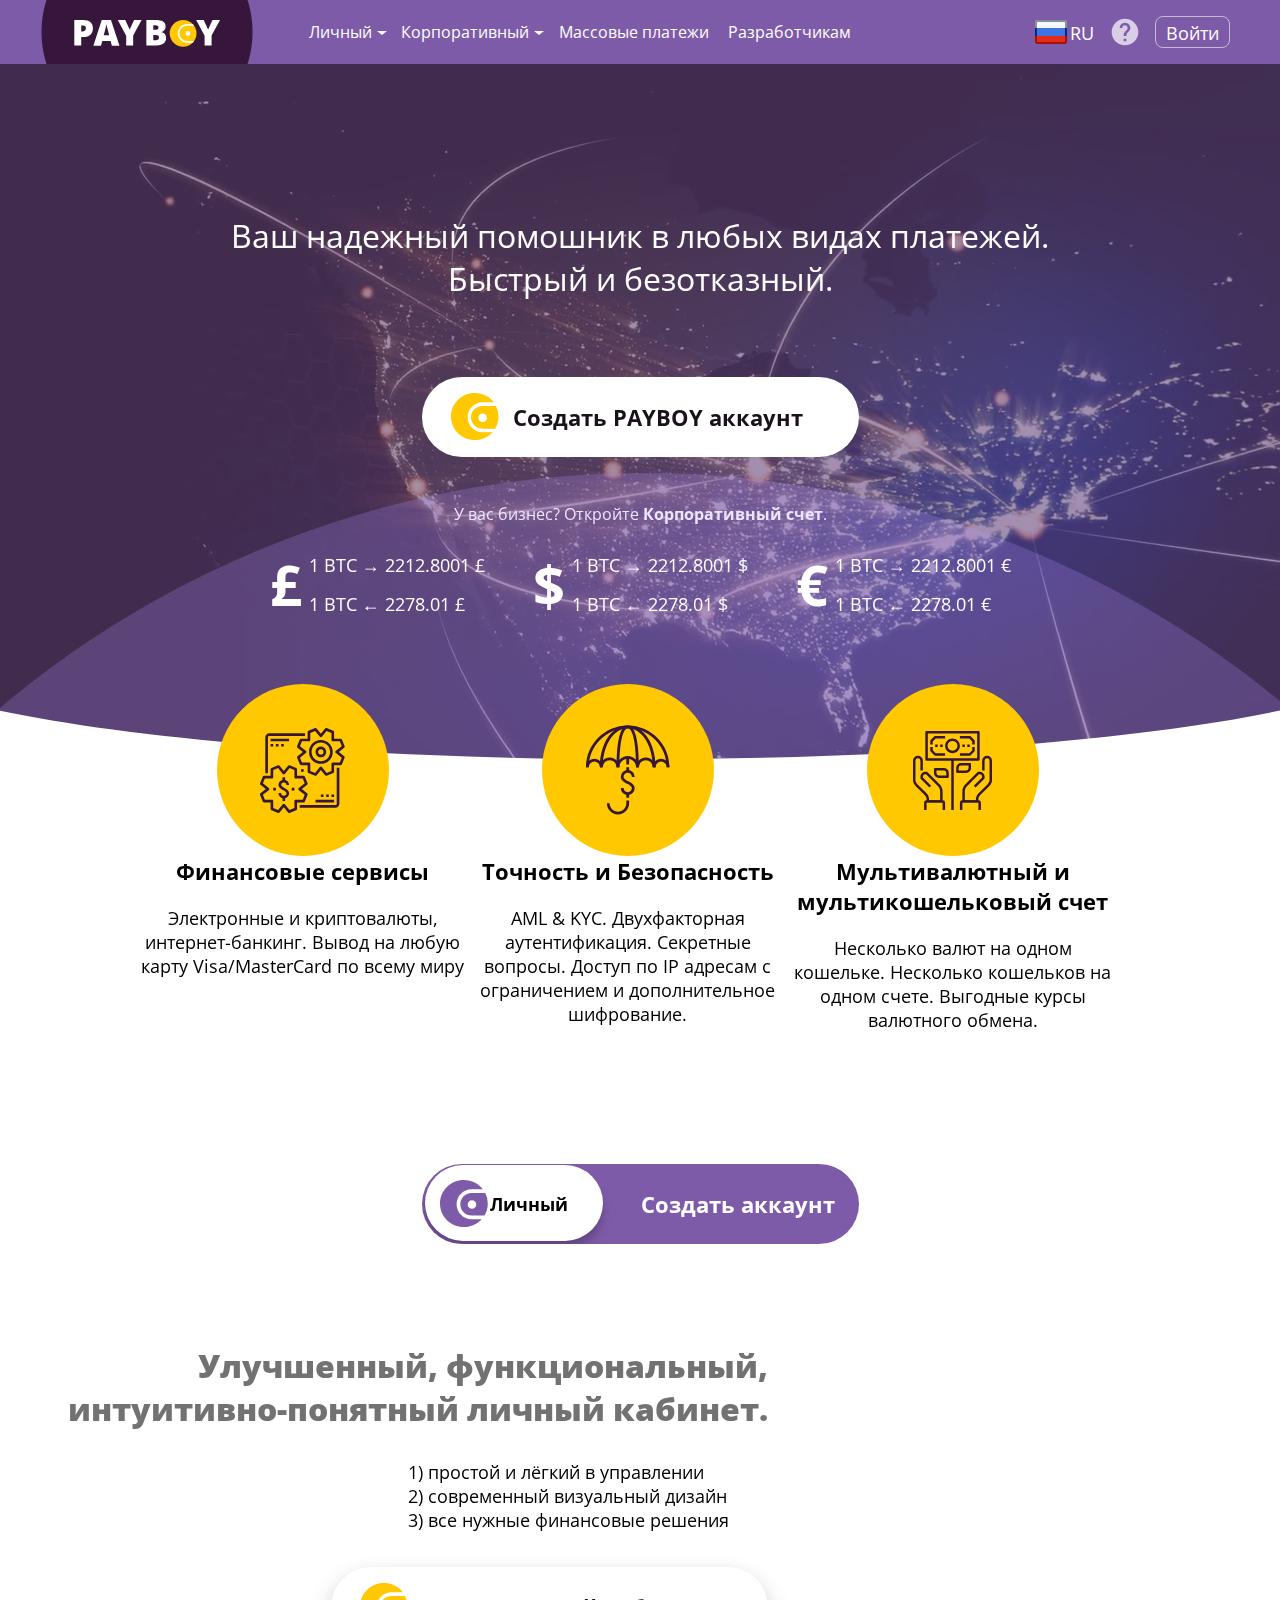
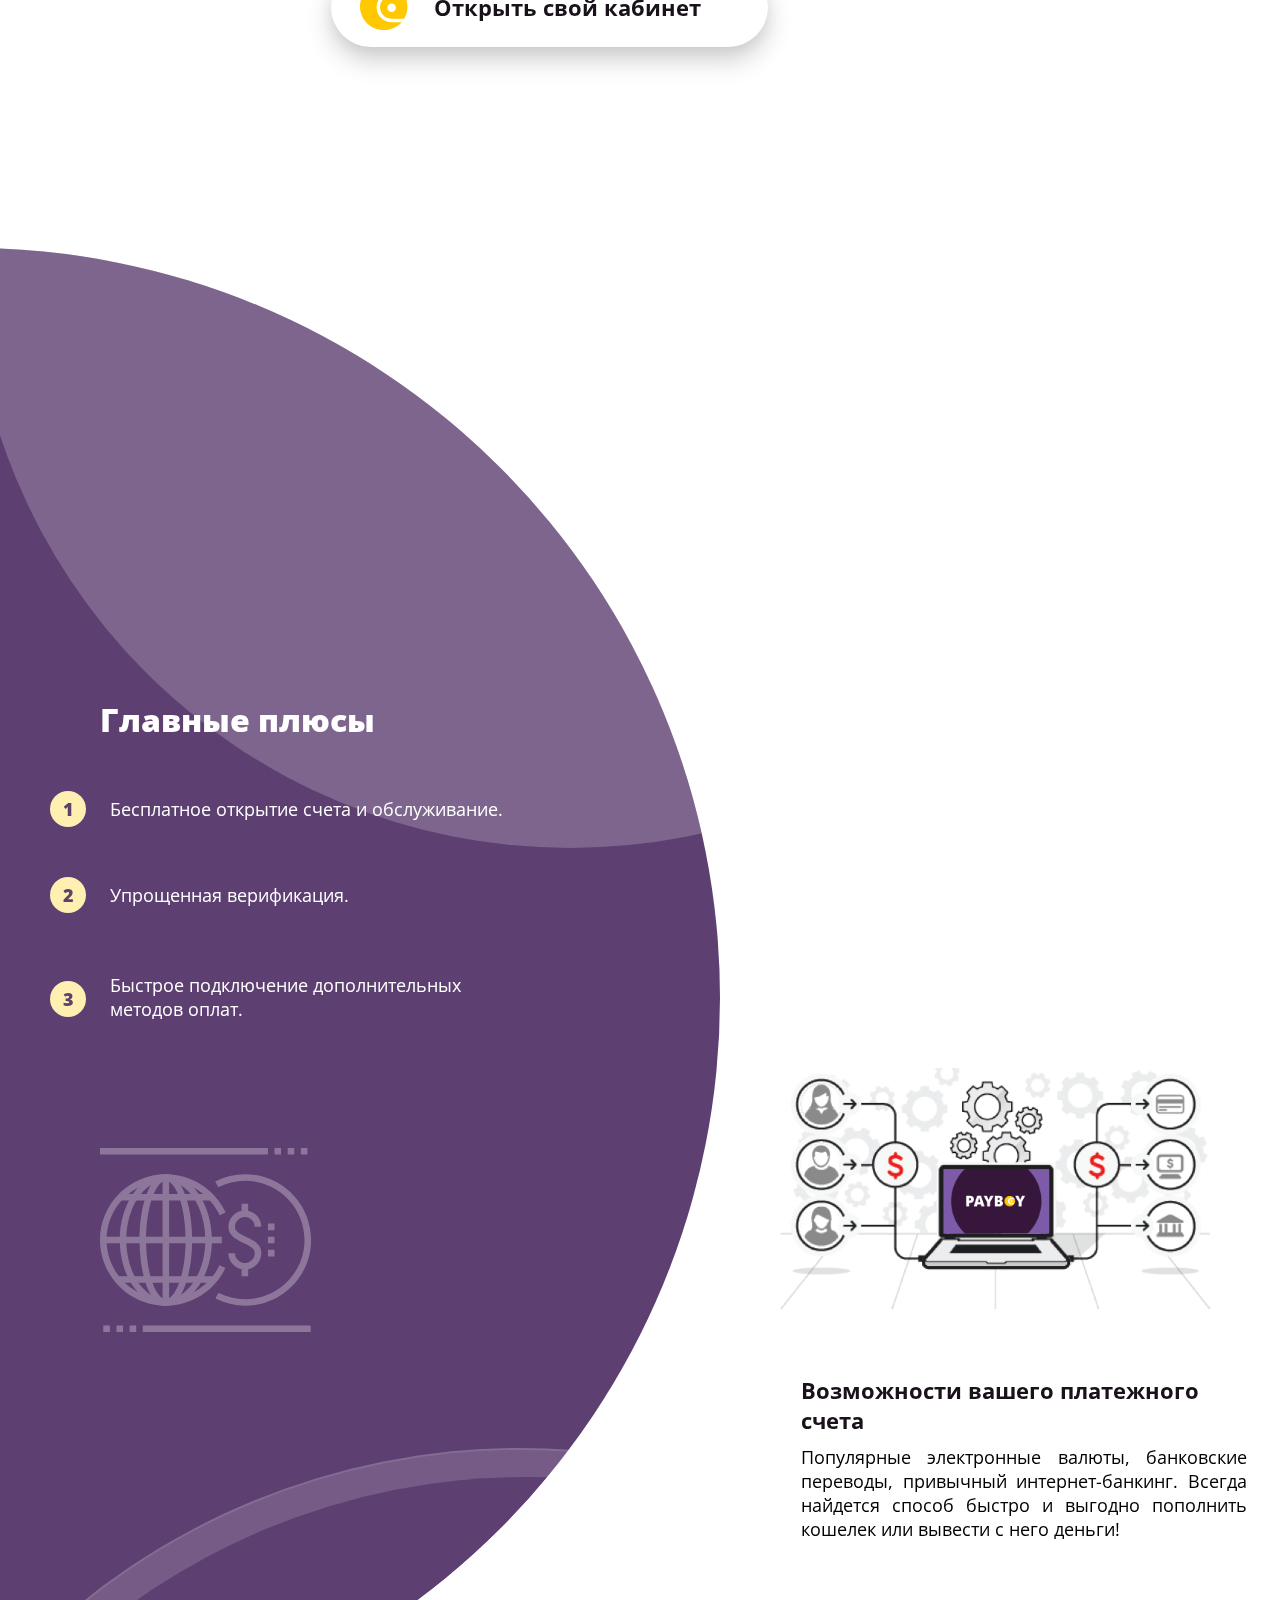
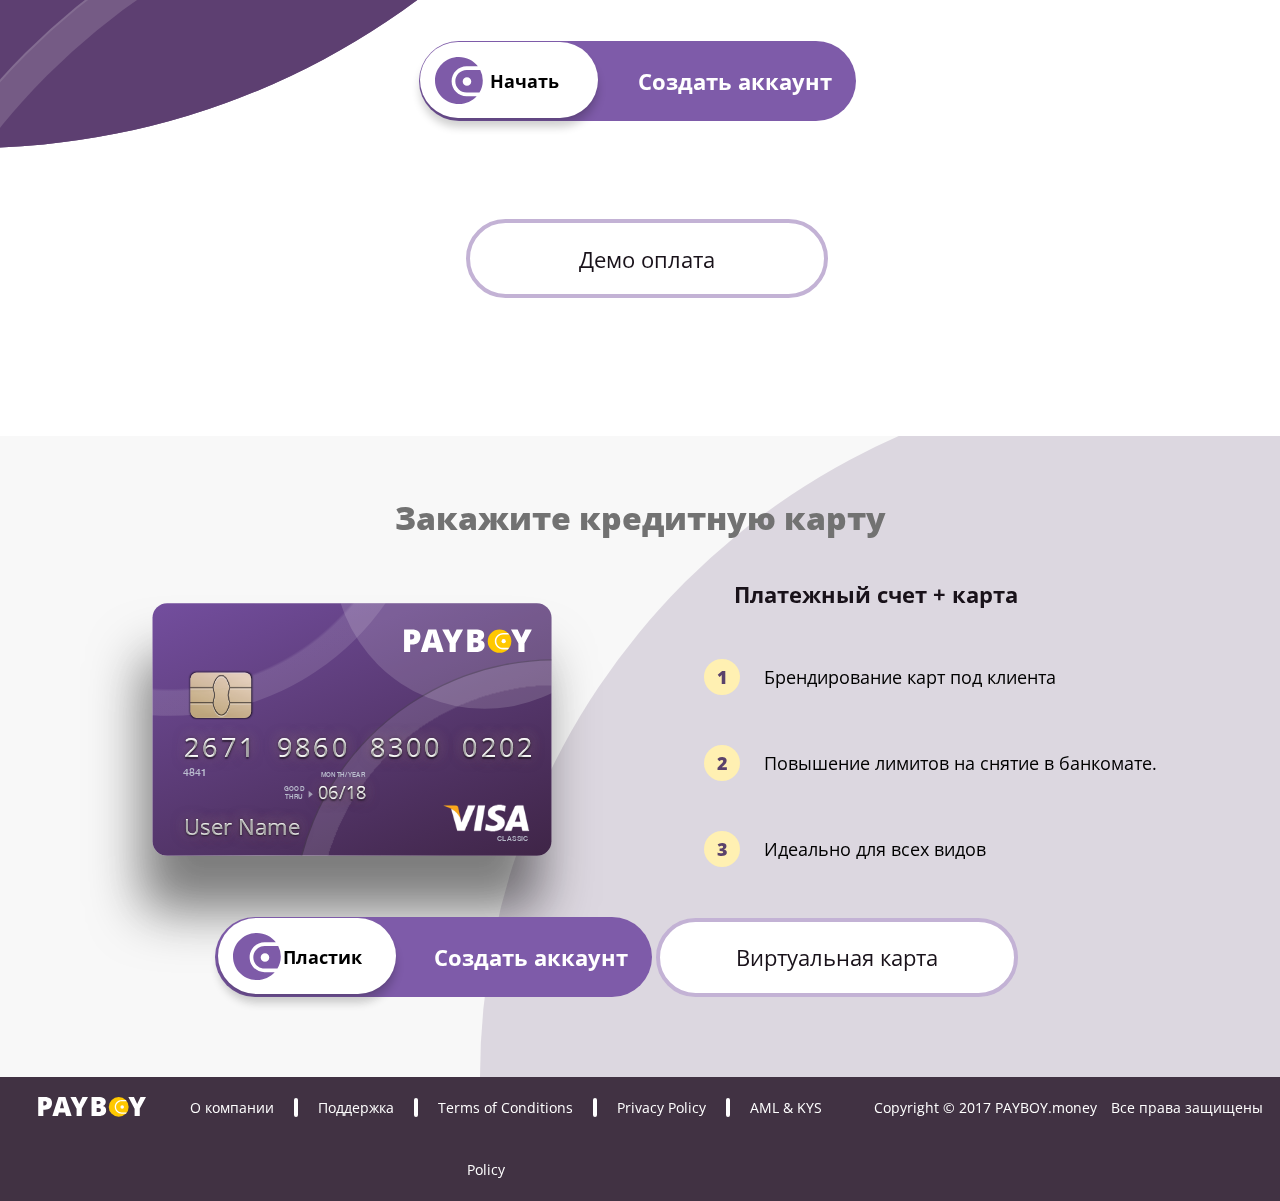
<file: index.html>
<!DOCTYPE HTML>
<html>

	<head>

		<meta charset="utf-8">
		<meta id="viewport" name="viewport" content="width=device-width, initial-scale=1.0">

		<link rel="stylesheet" href="css/main.css" />
		<link rel="stylesheet" href="css/animate.css" />

		<script src="https://code.jquery.com/jquery-3.2.1.min.js"></script>
		<script src="js/wow.min.js"></script>
        <script>
              new WOW().init();
        </script>

	</head>

	<body>

		<div class="menu-mob">
			<div class="menu-element">
				<div class="humburger">
					<div class="line"></div>
					<div class="line"></div>
					<div class="line"></div>
					<div class="line"></div>
				</div>
			</div>

			<div class="menu-element">
				<div class="logo">

					<img src="img/menu/logo.svg">

				</div>
			</div>

			<div class="menu-element">
				<a href="#">
					<img src="img/menu-mob/in.png" class="img-in" alt="">
				</a>	
			</div>
		</div>
		<div class="menu-mob-open">
			<span class="title">Корпоративным<br> клиентам</span>
			<ul>
				<li><a href="#">Тарифы</a></li>
				<li><a href="#">Безопасность</a></li>
				<li><a href="#">Бренд-центр</a></li>
				<li><a href="#">Карта</a></li>
				<li><a href="#">Массовые платежи</a></li>
				<li><a href="#">Разработчикам</a></li>
			</ul>
			<div class="menu-mob_bottom">
				<div class="lang">
					<div class="ru">
						<img src="img/menu/rus.png" alt="">
						<span>Ru</span>
					</div>
					<div class="en">
						<img src="img/menu/United-Kingdom.png" width="32" height="28" alt="">
						<span>En</span>
					</div>
				</div>
				<div class="info">
					<span>?</span>
				</div>
			</div>
		</div>

		<div class="menu">	

			<div class="menu-element">

				<div class="logo">

					<img src="img/menu/logo.svg" height="47">

				</div>

			</div>

			<ul class="menu-element menu-dropdown">

				<li id="privat"><a>Личный</a> <span class="triangle"></span></li>

				<li id="corporate"><a>Корпоративный</a> <span class="triangle"></span></li>

			</ul>


			<ul class="menu-element menu-no-dropdown">

				<li><a>Массовые платежи</a></li>

				<li><a>Разработчикам</a></li>

			</ul>

			<div class="additional-menu-block  menu-element">

				<div class="lang closed menu-element">
					<div class="lang-name ru">
						<div class="pic"></div>
						<div class="lang-name">RU</div>
					</div>
					<div class="lang-name en">
						<div class="pic"></div>
						<div class="lang-name">EN</div>
					</div>
				</div>	

				<div class="question menu-element">

				</div>
				<div class="login menu-element">

					Войти

				</div>
			</div>

		</div>
		<div class="user-block">

			<ul>

				<a>

					<li>

						My Profile

					</li>

				</a>

				<a>

					<li>

						Exit

					</li>

				</a>

			</ul>

		</div>

		<div class="under-menu privat">

			<ul>

				<li>Тарифы</li>

				<li>Безопасность</li>

				<li>Бренд-центр</li>

				<li>Карта</li>

			</ul>

			<a class="close"></a>

		</div>
		<!--<div id="nav-icon4">

		</div>-->

		<div class="under-menu corporate">

			<ul>

				<li>Тарифы</li>

				<li>Безопасность</li>

				<li>Бренд-центр</li>

				<li>Карта</li>

			</ul>

			<a class="close"></a>

		</div>

		<div class="container">

			<div class="screen-1 screen-container ">

				<video poster="img/screen-1/bg-video-prev.png" id="bgvid" playsinline autoplay muted loop>

					<!--<source src="http://thenewcode.com/assets/videos/polina.webm" type="video/webm">-->

					<source src="bg-video.mp4" type="video/mp4">

				</video>

				<div class="header">

					<div class="header-create-account-container">

					<p class="text-header">

						Ваш надежный помошник в любых видах платежей.<br> Быстрый и безотказный. 

					</p>

					

					<button class="button-create-account">

						Создать PAYBOY аккаунт

					</button>

					<p class="text-header-question">У вас бизнес? Откройте <b>Корпоративный счет</b>.</p>

					</div>

					<div class="header-about-container">
						
							<img src="img/screen-1/header-transparent-circle.svg">
						
						<div class="money-tables">
							<table class="display-block-inline">
								<tr>
									<td rowspan="2" class="currency">
										£
									</td>
									<td class="currency-number">1 BTC → 2212.8001 £</td>
								</tr>
								<tr>
									<td class="currency-number">1 BTC ← 2278.01 £</td>
								</tr>
							</table>
							<table class="display-block-inline">
								<tr>
									<td rowspan="2" class="currency">
										$
									</td>
									<td class="currency-number">1 BTC → 2212.8001 $</td>
								</tr>
								<tr>
									<td class="currency-number">1 BTC ← 2278.01 $</td>
								</tr>
							</table>
							<table class="display-block-inline">
								<tr>
									<td rowspan="2" class="currency">
										€
									</td>
									<td class="currency-number">1 BTC → 2212.8001 €</td>
								</tr>
								<tr>
									<td class="currency-number">1 BTC ← 2278.01 €</td>
								</tr>
							</table>						
						</div>
						<p class="text-header-about">Все лучшее в PAYBOY!</p>

					</div>

				</div>

				<div class="screen-1-footer">

					<img src="img/screen-1/method-draw-image.svg">

					<!--<svg width="2900" height="300"	>

					  <path d="M0 0 C 0 300, 2900 300, 2900 0" stroke="black" stroke-width="10" fill="transparent"/>

					</svg>-->

				</div>
			</div>

			<div class="screen-2 screen-container ">

				<div class="full-width">

					<div class="about-cards">

						<div class="about-card wow fadeIn" data-wow-duration="1s" data-wow-delay="0.2s">

							<div class="card-icon">

							</div>

							<p class="card-text-header">

								Финансовые сервисы

							</p>

							<p class="card-text">

								Электронные и криптовалюты, интернет-банкинг. Вывод на любую карту Visa/MasterCard по всему миру

							</p>

						</div>

						<div class="about-card wow fadeIn" data-wow-duration="1s" data-wow-delay="0.4s">

							<div class="card-icon">

							</div>

							<p class="card-text-header">

								Точность и Безопасность

							</p>

							<p class="card-text">

								AML & KYC. Двухфакторная аутентификация. Секретные вопросы. Доступ по IP адресам с ограничением и дополнительное шифрование.

							</p>

						</div>

						<div class="about-card wow fadeIn" data-wow-duration="1s" data-wow-delay="0.6s">

							<div class="card-icon">

							</div>

							<p class="card-text-header">

								Мультивалютный и мультикошельковый счет

							</p>

							<p class="card-text">

								Несколько валют на одном кошельке. Несколько кошельков на одном счете. Выгодные курсы валютного обмена.

							</p>

						</div>

					</div>

				</div>

				<div class="align-center">



					<button class="button-create-type-account">

						<div class="btn-account-type">

							Личный

						</div>

						<div class="btn-account-text">Создать аккаунт</div>

					</button>

				</div>
			</div>

			<div class="screen-3 screen-container ">

				<div class="basic-block-one floated">

					<div class="header-text">

						<p>

						Улучшенный, функциональный,<br> интуитивно-понятный личный кабинет.

						</p>

					</div>



					<ol class="s3-list">

						<li>простой и лёгкий в управлении</li>

						<li>современный визуальный дизайн</li>

						<li>все нужные финансовые решения</li>

					</ol>

					<div class="s3-create-acc-btn">

						<button class="button-create-account btn-shadow">

							Открыть свой кабинет

						</button>

					</div>

					<div class="options-block">

						<div class="option wow fadeInUp" data-wow-duration="1s" data-wow-delay="0.2s">

							<div class="option-pic"></div>

							<div class="option-name">Денежные переводы</div>

						</div>

						<div class="option wow fadeInUp" data-wow-duration="1s" data-wow-delay="0.3s">

							<div class="option-pic"></div>

							<div class="option-name">Криптовалюты</div>

						</div>

						<div class="option wow fadeInUp" data-wow-duration="1s" data-wow-delay="0.4s">

							<div class="option-pic"></div>

							<div class="option-name">Карты и кошельки</div>

						</div>

						<div class="option wow fadeInUp" data-wow-duration="1s" data-wow-delay="0.5s">

							<div class="option-pic"></div>

							<div class="option-name">Банковские переводы</div>

						</div>

					</div>

				</div>



				<div class="basic-block-two">
					<div class="purple-computer-background">
						<div class="img-computer-container wow fadeInRight" data-wow-duration="1s">
						</div>
					</div>

				</div>
			</div>

			<div class="screen-4 screen-container ">

				<div class="basic-block-one floated">

					<div class="main-plus">

						

						<div class="circle-purple">

							<div class="circle-white"></div>
							<div class="s4-ring"><div class="ring-inner-purple-circle"></div></div>

						</div>

						<div class="main-plus-content">

							<div class="header-text">Главные плюсы</div>

							<ul class="list-options">

								<li class="option">

									<div class="number">1</div>

									<div class="text">Бесплатное открытие счета и обслуживание.</div>

								</li>

								<li class="option">

									<div class="number">2</div>

									<div class="text">Упрощенная верификация.</div>

								</li>

								<li class="option">

									<div class="number">3</div>

									<div class="text">Быстрое подключение дополнительных<br>методов оплат.</div>

								</li>							 

							</ul>

						</div>

						<div class="icon">

							<img src="img/screen-4/group-2.svg">

						</div>

					</div>

				</div>

				<div class="swap-container">

					<div class="basic-block-two floated">

							<div class="schem">

							</div>

							<div class="wallets-opportunities">

								<p class="header-text">Возможности вашего платежного счета</p>

								<p class="body-text">Популярные электронные валюты, банковские переводы, привычный интернет-банкинг. Всегда найдется способ быстро и выгодно пополнить кошелек или вывести с него деньги!</p>

							</div>

					</div>

					<div class="button-position screen-padding-bottom">

						<button class="button-create-type-account">

							<div class="btn-account-type">

								Начать

							</div>

							<div class="btn-account-text">Создать аккаунт</div>

						</button>

						<button class="btn-minimal">

								Демо оплата

						</button>

					</div>

				</div>
			</div>

			<div class="screen-5 screen-container screen-padding-bottom">

				

				<p class="ask-credit-card-header">Закажите кредитную карту</p>

				<div class="s5-cont screen-padding-bottom">

					<div class="display-block-inline floated">

						<div class="credit-card">

							<div class="cc-oval">

							</div>

							<div class="cc-ring-1">

							</div>

							<div class="cc-ring-2">

							</div>



							<div class="inner-container">

								<img src="img/menu/logo.svg" class="credit-card-logo">

								<div class="credit-card-chip">

								</div>

								<div class="credit-card-number">

									<p class="credit-card-number-text text-style-1">

										2671&nbsp;&nbsp;9860&nbsp;&nbsp;8300&nbsp;&nbsp;0202

									</p>

								</div>

								<div class="credit-card-user-name">

									<p class="credit-card-user-name-text text-style-1">

										User Name

									</p>

								</div>

								<div class="credit-card-date">

									<p class="credit-card-date-text text-style-1">

										06/18

									</p>

								</div>

								<div class="credit-card-layer">

									4841

								</div>

								<div class="credit-card-date-att cc-att-1">

									MONTH/YEAR

								</div>

								<div class="credit-card-date-att cc-att-2">

									GOOD

									THRU

									<div class="arrow"></div>

								</div>

								<div class="credit-card-visa">

									<img src="img/screen-5/visa-logo-small.png">

									<p class="visa-type">CLASSIC</p>

								</div>

								<div class="credit-card-bottom-border">

								</div>

								<div class="ring"></div>

							</div>

						</div>

					</div>

					<div class="wallet-plus-card display-block-inline">

							<div class="header-text">Платежный счет + карта</div>

							<ul class="list-options">

								<li class="option">

									<div class="number">1</div>

									<div class="text">Брендирование карт под клиента</div>

								</li>

								<li class="option">

									<div class="number">2</div>

									<div class="text">Повышение лимитов на снятие в банкомате.</div>

								</li>

								<li class="option">

									<div class="number">3</div>

									<div class="text">Идеально для всех видов</div>

								</li>							 

							</ul>

					</div>

				</div>

				<div class="container-middle screen-padding-bottom">

					<button class="button-create-type-account">

						<div class="btn-account-type">

							Пластик

						</div>

						<div class="btn-account-text">Создать аккаунт</div>

					</button>

					<button class="btn-minimal">

							Виртуальная карта

					</button>

				</div>

				<div class="circle-purple-bottom"></div>
			</div>

		</div>

		<div class="footer">
			<div class="footer-circle">
			</div>
			<div class="f-container">

				<div class="f-cont" id="logo-footer">

					<a>

						<img src="img/menu/logo.svg" class="img-logo">

					</a>

				</div>

				<div class="f-cont">

					<ul>

						<li>О компании</li>

						<li>Поддержка</li>

						<li>Terms of Conditions</li>

						<li>Privacy Policy</li>

						<li>AML & KYS Policy</li>

					</ul>

				</div>

				<div class="f-cont" id="copyright-block">

					<p class="copyright">Copyright © 2017 PAYBOY.money <span class="copyright-pad">Все права защищены </span></p>

				</div>

			</div>

		</div>

		<div class="tennis-ball"></div>
		<script type="text/javascript" src="js/custom.js">	</script>
		<script type="text/javascript" src="js/jquery.mousewheel.min.js"></script>
		<script type="text/javascript">

			$('html,body').bind('mousewheel', function(event) {
				event.preventDefault();
			    var scrollTop = this.scrollTop;
			    this.scrollTop = (scrollTop + ((event.deltaY * event.deltaFactor) * -1));
			    //console.log(event.deltaY, event.deltaFactor, event.originalEvent.deltaMode, event.originalEvent.wheelDelta);
			});
			$(".img-logo").click(function(){
				$('html, body').animate({
			        scrollTop: 0
			    }, 1000);
			});
			$(".logo").click(function(){
				$('html, body').animate({
			        scrollTop: 0
			    }, 1000);
			});
		</script>
			

		

	</body>

</html>
</file>
<file: css/main.css>
@import url('https://fonts.googleapis.com/css?family=Open+Sans:300,300i,400,400i,600,600i,700,700i,800,800i&subset=cyrillic');

* {
	box-sizing: border-box;
	margin: 0;
	padding: 0;
}


@font-face {

    font-family: "HelveticaNeue Medium"; 

    src: url("../fonts/HelveticaNeue Medium.ttf");

}



body{
	margin: 0;

	overflow-x: hidden;

	height: auto;
}

body::-webkit-scrollbar { width: 0; }



body { -ms-overflow-style: none; }



body { overflow: -moz-scrollbars-none; } 

p {

	font-family: 'Open Sans', sans-serif;

	font-size: 18px;

	margin: 0;

}

.screen-container{

	position: relative;

}


@media (min-height: 600px) {

	.screen-container{

		height: auto;

	}

	.header{

		height: 100%;

		width: 100%;

	}

}

@media (min-height: 2000px) {

	body{

		width: 100%;

	}

	.screen-container{

		width: 100%;

		height: auto;

	}

	.header{

		height: 100%;

	}

	.f-cont, .f-cont> p{

		font-size: 18px;

	}

}

@media (max-width: 2139px){

	.wallet-plus-card{

		margin-top: 30px;

	}

}

@media (max-width: 1860px) {

}

@media (max-width: 1760px) {

}



@media (min-width: 1601px) {

	.s5-cont{

		margin-left: 50%;

		transform: translateX(-280px);

	}

	.f-cont, .f-cont> p{

		font-size: 18px;

	}

}

@media (max-width: 1660px) {

	.img-computer-container{

		transform: scale(0.8,0.8);

		transform: translateX(0px);

	}

	.button-position > button{

		margin-bottom: 98px;

	}

	.button-position{

		width: 440px;

	}

}

@media (max-width: 1600px) {

	.credit-card{

		transform: scale(0.7, 0.7);

	}

	.s5-cont>.display-block-inline:nth-child(1){

		width: 55%;

		text-align: center;

	}

	.s5-cont>.display-block-inline:nth-child(2){

		width: 45%;

		text-align: center;

	}

	.f-cont, .f-cont> p{

		font-size: 16px;

	}

}



@media (max-width: 1439px) {

	.swap-container > .basic-block-two{

		padding-top: 200px;

	}

	.wallets-opportunities{

		margin: auto;

	}

	.basic-block-one{

		text-align: center;

		width: 100%;

		display: inline-block;

	}	

	.basic-block-two{

		width: 100%;

		display: inline-block;

	}

	.floated{

		float: none;

	}

	.schem{

		margin: auto;

		margin-bottom: 60px;

	}

	.swap-container > .basic-block-two{

		margin: auto;

	}

	.screen-3 > .basic-block-two{

		padding-top: 100px;

		padding-bottom: 450px;

	}

	.f-cont, .f-cont> p{

		font-size: 14px;

	}

}



@media (min-width: 1240px) {



	.humburger{

		display: none;

	}
	#bgvid{
		height: auto;
		width: 100%;
	}

}

@media (max-width: 1239px) {
	#bgvid{
		height: 100%;
		width: auto;
	}
}

@media (min-width: 1201px) {

	.text-header{

		font-size: 32px;

	}

	.container-middle{

		width: 850px;

	}

	.f-cont:nth-child(1){

		width: 12%;

	}

	.f-cont:nth-child(2){

		width: 55%;

	}

	.f-cont:nth-child(3){

		width: 33%;

	}

}

@media (max-width: 1200px) {
	.swap-container > .basic-block-two{
		width: 100%;
	}
	.basic-block-two>.schem{
		margin: auto;
	}
	.s5-cont>.display-block-inline:nth-child(1){

		width: 100%;
	}
	.button-create-type-account{
		margin-top: 20px;
	}

	.s5-cont>.display-block-inline:nth-child(2){
		display: block;
		width: 500px;

	}


	.container-middle > .button-create-type-account{

		margin-bottom: 98px;

	}

	.container-middle{

		width: 440px;

		text-align: center;

	}

	.wallet-plus-card{

		margin: auto;

		margin-top: 100px;

		margin-bottom: 30px;

		text-align: center;

	}

	.text-header{

		font-size: 35px;

	}

	.f-cont, .f-cont> p{

		font-size: 18px;

	}

	.f-cont{

		width: 100%;

	}

}

@media (min-width: 1000px){

	.menu > ul{

		margin: 0px;

	}

	.menu > ul >li{

		position: relative;

		top:-9px;

		font-family: 'Open Sans';

		list-style: none;

		font-size: 16px;

		display: inline-table;

		margin-left: 30px;

		padding-left: 5px;

		padding-right: 5px;

	}
	.menu > .menu-element:nth-child(1){
		margin-right: 45px;
	}
	.menu > ul>li> a{

		cursor: pointer;

		margin-right: 5px;

	}



	.schem{

		margin: 0;

		margin-bottom: 60px;

	}

	.swap-container > .basic-block-two{

		margin: 0;

	}

	.screen-3 > .basic-block-two{

		padding-top: 0;

		padding-bottom: 0;

	}

	.s3-list{

		margin: auto;

		margin-right: 0;

	}

	.options-block > .option:nth-child(1) > .option-name{

		color: rgba(255, 255, 255, 0.78);

	}

	.options-block{

		top:470px;

		left: 160px;

	}

	.about-cards{

		width: 1000px;

	}

	.about-card{

		width: 325px;

	}

	.screen-3 > div > .header-text>  p{

		text-align: right;

	}

	.display-block-inline{

		display: inline-block;

	}

	.basic-block-one{

		text-align: right;

		width: 60%;

		display: inline-block;

	}	

	.basic-block-two{

		width: 40%;

		display: inline-block;

	}

	.floated{

		float: left;

	}

}
@media (max-width: 1300px) {
	.menu-dropdown {
		margin-right: 0;
		padding-right: 0;
	}
	.menu > ul >li {
		margin-left: 0;
	}
}

@media (max-width: 1000px) {
	.options-block{
		position:absolute;
		bottom: 0;
	}
	.swap-container{
		width: 100%;

		display:flex;

		flex-direction: column-reverse;

	}
	.swap-container > .basic-block-two{
		padding-top: 0px;
	}
	.basic-block-two, .basic-block-two{
		width: 100%;
	}
	.floated{
		float: none;
	}
	.menu-element:nth-child(1){

		width: 100%;

	}

	.menu-element> ul>li{

		position: relative;

		top:10px;

		display: none;

	}

	.menu-element:nth-child(1+n){
	}
	

	.s3-list{

		margin: auto;

	}

	.options-block > .option:nth-child(1) > .option-name{

		color: #000;

	}

	.options-block{

		position: relative;


	}

	.about-cards{

		width: 100%;

	}

	.about-card{

		padding-bottom: 50px;

		width: 100%;

	}

	.card-text-header{

		width: 300px;

		margin: auto;

	}

	.card-text{

		width: 300px;

		margin: auto;

	}

	.display-block-inline{

		display: inline-block;

	}	

}
.money-tables{
	position: relative;
	top: 80px;
}
.money-tables > table:nth-child(1){
	margin-left: 0px;
}
.money-tables > table:nth-child(n+2){
	margin-left: 40px;
}
.currency{
	padding-right: 5px;
	font-family: "Open Sans", sans-serif;
	font-size: 56px;
	font-weight: bold;
	text-align: left;
	color: #ffffff;
}
.currency-number{
	font-family: "Open Sans", sans-serif;
	font-size: 18px;
	text-align: left;
	color: #ffffff;
}
.container{

	position: relative;

	z-index: 2;

	overflow:hidden;

}

.additional-menu-block{

	float: right;

	margin-top:10px;

	margin-right: 50px; 

}

.menu-mob {
	position: fixed;
	top: 0;
	left: 0;
	display: none;
	width: 100%;
	height: 48px;
	background-color: #7e5ba9;
	z-index: 100;
}
.menu-mob .menu-element {
	width: 25%;
	float: left;
}
.menu-mob .menu-element:nth-child(2) {
	width: 50%;
}
.humburger {
	width: 30px;
	height: 34px;
	margin: 7px 0 0 40px;
	cursor: pointer;
	position: relative;
}
.humburger .line {
	height: 2px;
	background-color: rgba(255,255,255,.7);
	position: absolute;
	width: 100%;
	top: 6px;
	transition: all .8s;
}
.humburger .line:nth-child(2) {
	top: 14px;
}
.humburger .line:nth-child(3) {
	top: 22px;
}
.humburger .line:nth-child(4) {
	top: 30px;
}
.humburger.for-close .line {
	top: calc(50% - 1px);
}
.humburger.for-close .line:nth-child(1),
.humburger.for-close .line:nth-child(2) {
	transform: rotate(45deg);
}
.humburger.for-close .line:nth-child(3),
.humburger.for-close .line:nth-child(4) {
	transform: rotate(-45deg);
}


.menu-mob .logo {
	display: block;
	margin: 0 auto;
	height: 48px;
	text-align: center;
	line-height: 48px;
	background-image: radial-gradient(circle at 107px 24px, #36163a 105px, transparent 106px);
}
.menu-mob .logo img {
	display: inline-block;
	padding: 14px 0 0 0;
	width: 114px;
}
.menu-mob img.img-in {
	float: right;
	width: 34px;
	margin: 7px 40px 0 0;
	cursor: pointer;
}

.menu-mob-open {
	position: fixed;
	top: 48px;
	bottom: 0;
	left: 0;
	right: 0;
	width: 100%;
	background-color: #6b4880;
	z-index: 100;
	display: none;
}
.menu-mob-open .title {
	display: block;
	text-align: center;
	font-family: "Open Sans";
    font-size: 18px;
    text-align: center;
    color: #ffffff;
    padding: 50px 0 31px;
    border-bottom: 1px solid #fff;
}
.menu-mob-open ul {
	display: block;
	padding: 57px 0 0;
}
.menu-mob-open ul li {
	display: block;
	text-align: center;
	font-family: "Open Sans";
	font-size: 18px;
	margin-bottom: 28px;
}
.menu-mob-open ul li a {
	color: #fff;
	text-decoration: none;
}
.menu-mob-open .menu-mob_bottom {
	width: 215px;
	padding-top: 40px;
	margin: 0 auto;
}
.menu-mob-open .menu-mob_bottom::after {
	content: "";
	display: block;
	clear: both;
}
.menu-mob-open .menu-mob_bottom .lang {
	float: left;
	width: 50%;
}
.menu-mob-open .menu-mob_bottom .lang span {
	font-size: 18px;
	color: #fff;
	text-transform: uppercase;
	font-family: "Open Sans";
	position: relative;
	bottom: 5px;
	margin-left: 10px;
}
.menu-mob-open .menu-mob_bottom .info {
	float: right;
	width: 32px;
	height: 32px;
	text-align: center;
	line-height: 32px;
	border-radius: 50%;
	background-color: rgba(255,255,255,.7);
	color: #6b4880;
	font-size: 28px;
	font-family: "Open Sans";
	font-weight: 700;
}

.menu{

	height: 64px;

	z-index: 100;

	text-align: justify;

	position: fixed;

	color: #fff;

	width: 100%;

	background-color: #7e5ba9;

	font-size: 18px;

}

.menu > ul>li > a:hover{

	color:#ffe900;

}

li:hover > .triangle:hover{

	border-top: 4px solid #ffe900;

} 	

.menu-element{

	display: inline-block;

}

.user-block{

	position: fixed;

	top: 64px;

	right: 0px;

	width: 341px;

 	height: 139px;

 	background-color: #6b4880;

 	z-index: 102;

}

.user-block > ul > a {

	cursor: pointer;

	font-family: "Open Sans";

	font-size: 18px;

	text-align: left;

	color: #ffffff;

}

.user-block > ul > a > li{

	margin-left:20px;



	margin-top:28px;

}

.active{

	padding-bottom: 19px;

	border-bottom: 3px solid rgba(174, 150, 202, 0.8);

}

li > .triangle{

	cursor:pointer;

	display: inline-block;

	padding-bottom: 3px;

	width: 0;

	height: 0;

	border: 0 solid transparent;

	border-left-width: 5px;

	border-right-width: 5px;

	border-top: 4px solid #fff;

}

.reversed{

	transform: rotate(180deg) translateY(3px);



}

.logo, .menu >ul{

	display: inline-block;

}

.logo{

	cursor: pointer;

	text-align: center;

	height: 65px;

	margin-left: 40px; 

	width: 214px;

	background-image:

    radial-gradient(circle at 107px 32px, #36163a 105px, transparent 106px);

}

.logo > img {

	padding-top: 20px;

}

.logo, .menu >ul{

	display: inline-block;

}

.logo{

	cursor: pointer;

	text-align: center;

	height: 64px;

	margin-left: 40px; 

	width: 214px;

	background-image:

    radial-gradient(circle at 107px 32px, #36163a 105px, transparent 106px);

}

.logo > img {

	padding-top: 20px;

}

.lang{
	position: absolute;

	cursor: pointer;

	width: 75px;

	right: 180px;

	height: 44px;

	z-index: 200;

	padding-left: 10px;

	overflow: hidden;
	transition: 1s all;
}
.lang:hover{
	transition: 1s all;
	height: 84px;
	background: rgba(107, 72, 128, 0.8);
	border-radius: 5px;
}
.lang > div > .pic, .lang > div > .lang-name{
	position: relative;

	top: 10px;
}

.lang> div > .pic{
	width: 32px;

	height: 24px;
}
.lang> .ru> .pic{
	background: url("../img/menu/rus.png") no-repeat center ;
}
.lang> .en > .pic{

	background: url("../img/menu/United-Kingdom.png") no-repeat center;
	background-size: cover;
}
.lang > div>.lang-name{
	font-family: "Open Sans";

	top: -8px;

	left: 35px;

	line-height: 15px;
}

.not-active + .show{
	display: inline-block;
	position: fixed;
	top:64px;
}

.question{

	cursor: pointer;

	width: 32px;

	height: 32px;

	background: url("../img/menu/ic-help.svg") no-repeat center;

	margin-top: 6px; 
}

.login{

	font-family: "Open Sans";

	position: relative;

	top: -8px;

	cursor: pointer;

	border-radius: 8px;

	border: solid 1px #c5bcce;

	height: 32px;

	line-height: 32px;

	text-align: center;

	padding-left: 10px;

	padding-right: 10px;

	margin-left:10px;
}

.under-menu > ul > li:hover {

	color: #ffe900;

}



.under-menu{

	z-index: 100;

	position: fixed;
	width: 100%;

	height: 64px;

	background-color: rgba(107, 72, 128, 0.8);

	margin: 0px;

}

.under-menu > ul{

	width: 700px;

}

.under-menu > ul > li {

	cursor: pointer;

	height: 24px;

  	text-align: center;

	color: #ffffff;

	font-family: 'Open Sans';

	list-style: none;

	font-size: 18px;

	display: inline-table;

	line-height: 64px;

}



.under-menu > ul > li:nth-child(n+1){

	margin-left: 20px;

}



.close {

	cursor: pointer;

	position: absolute;

	right: 32px;

	top: 24px;

	width: 20px;

	height: 20px;

	opacity: 0.6;

}

.close:hover{

	opacity: 

}

.close:hover:before{

	background-color: #ffc800;

}

.close:hover:after{

	background-color: #ffc800;

}

.close:before, .close:after {

	position: absolute;

	left: 10px;

	content: ' ';

	height: 20px;

	width: 2px;

	background-color: #ddd;

}

.close:before {

	transform: rotate(45deg);

}

.close:after {

	transform: rotate(-45deg);

}







.screen-1{

	position: relative;

	margin-top: 64px; 

	max-height: 1080px;

	min-height: 700px;

	background: url("../img/screen-1/bg-video-prev.png") no-repeat center top;

	background-size: cover;

	background-color: #fff;

	overflow: hidden;



}

.screen-1-footer{

	position: absolute;

	bottom: 0px;

	width: 120%;

	height: 200px;
	left: -10%;

}



.screen-1-footer > img{

	position: absolute;

	bottom: -2px;

	width: 100%;

	height: 200px;

}

@media screen and (min-width: 480px) {

    .header {

        padding-top:100px;

    }

    .text-header{

    	padding-top: 50px;

    }

}

.header{

	position: absolute;

	height: 100%;

	width: 100%;

	background: rgba(107, 72, 128, 0.61);

	text-align: center;

}

#bgvid{

	position: absolute;

}

.menu-no-dropdown, .menu-dropdown{

	padding-left: 0px;

}

.menu-dropdown{

	padding-right: 20px;

}

.header-create-account-container{

	vertical-align: middle;

	height: 100%;

}

.h-ring-1{

	display: none;

	position: absolute;

	left:-600px;

	top: -1000px;

	width: 1400px;

	height: 1400px;

	border-radius: 50%;

	border: 2px solid rgba(0, 0, 0, 0.20);

	background-image: 

	radial-gradient(circle at 700px 700px, transparent 670px, rgba(255, 255, 255, 0.12) 670px);

	z-index: 0;

}

.h-ring-2{

	display: none;

	position: absolute;

	right:-600px;

	bottom: -1000px;

	width: 1400px;

	height: 1400px;

	border-radius: 50%;

	border: 2px solid rgba(0, 0, 0, 0.20);

	background-image: 

	radial-gradient(circle at 700px 700px, transparent 670px, rgba(255, 255, 255, 0.12) 670px);

	z-index: 0;

}

.text-header{

	position: relative;

	z-index: 1;

	color: #ffffff;

	margin-bottom: 77px;

	font-family: "Open Sans";

}



.button-create-account{

	position: relative;

	background-image: url("../img/screen-1/group-15.svg");

	background-color: #fff; 

    background-repeat: no-repeat; 

    background-position: 29px 16px;

    outline: none;

	cursor: pointer;

	font-family: "Open Sans", sans-serif;

	font-size: 22px;

	font-weight: bold;

	border:none;

	color: #19121a;

	border-radius: 40px;

	height: 80px;

	vertical-align: middle;

	width: 437px;

	padding-left: 35px;

	margin: auto;

	z-index: 1;

}

.button-create-account:active{

	background-color: #faf7ff;

  	border: solid 4px #af83ff;

  	background-position: 25px 12px;

}

.btn-shadow{

	box-shadow: 0 13px 26px 0 rgba(0, 0, 0, 0.19), 0 3px 18px 0 rgba(0, 0, 0, 0.06);

}



.text-header-question{

	margin-top: 46px;

	font-size: 16px;

	color: #ffffff;

}

.header-about-container{

	width: 100%;

	position: absolute;

	bottom:-290px;

	height: 590px;

	/*background-image:

    radial-gradient(circle at 50% 1000px, rgba(179, 147, 255, 0.24) 1000px, transparent 1010px);*/
    
}

.header-about-container > img{
	position: absolute;
	left: 50%;
	transform: translateX(-1000px);
}

.text-header-about{
	display: none;

	padding-top: 50px;

	font-family: "Open Sans", sans-serif;

	font-size: 22px;

	font-weight: bold;

	color: #ffffff;

}



.screen-2{

	height: auto; 

	background-size: cover;

	background-color: #fff; 

	text-align: center;

}



.about-cards{

	position: relative;

	top: -80px;

	text-align: justify;

	margin:0 auto;

}

.card-icon{

	margin: auto;

	background: #ffc800;

	width: 172px;

	height: 172px;

	border-radius: 50%;

}

.about-card:nth-child(1) > .card-icon{

	background-image: url("../img/screen-2/ic-fin.svg");

	background-position: center;

	background-repeat: no-repeat; 

}

.about-card:nth-child(2) > .card-icon{

	background-image: url("../img/screen-2/ic-safety.svg");

	background-position: center;

	background-repeat: no-repeat;

}

.about-card:nth-child(3) > .card-icon{

	background-image: url("../img/screen-2/ic-wallets.svg");

	background-position: center;

	background-repeat: no-repeat; 

}

.about-card{

	float: left;

	text-align: center;

	display: inline-block;

	margin: auto; 

}

.card-text-header{

	font-size: 22px;

	font-weight: bold;

	margin-bottom: 20px;

}

.card-text{

	font-size: 18px;

}



.tennis-ball{

	position: absolute;

	left: -60px;

	top:200px;

	height: 377px;

	width: 288px;

	background-image:url("../img/screen-2/tennis-copy-2.png");

	background-position: center;

	background-repeat: no-repeat;

	background-size: 177px 288px;

	z-index: 10px;

}

.button-create-type-account{

	overflow: hidden;

	background-color: #7e5ba9;

    outline: none;

	cursor: pointer;

	font-family: "Open Sans", sans-serif;

	font-size: 22px;

	font-weight: bold;

	border:none;

	color: #fff;

	border-radius: 40px;

	height: 80px;

	width: 437px;

	vertical-align: middle;

	transition: all 0.2s;



}



.button-create-type-account:hover .btn-account-type{

	background-image: url("../img/screen-1/group-act.svg");

	transition: all 0.2s;

}

.button-create-type-account:hover{

	background: #af83ff;

	transition: all 0.2s;

}

.button-create-type-account:focus{

	background-color: #7e5ba9;

}

.button-create-type-account:focus > .btn-account-type{

	background-image: url("../img/screen-1/group.svg");

	left: 258px;

	transition: all 0.2s;

}

.button-create-type-account:focus > .btn-account-text{

	padding-left: 0;

	padding-right: 200px;

	transition: all 0.2s;

}

.btn-account-type{

	top:2ыpx;

	left: 3px;

	position: absolute;

	background: #fff;

	background-image: url("../img/screen-1/group.svg");

    background-repeat: no-repeat; 

    background-position: 15px 15px;

	color: #000;

  	font-size: 18px;

	height: 76px;

	width: 178px;

	padding-left: 30px;

	box-shadow: 0 9px 8px 0 rgba(0, 0, 0, 0.19), 0 2px 2px 0 rgba(0, 0, 0, 0.06);

	border-radius: 40px;

	line-height: 78px;

	overflow: hidden;

	z-index: 10;

	transition: all 0.2s;



}

.btn-account-text{

	position: absolute;

	top:0px;

	padding-left: 195px;

	position: relative;

	line-height: 78px;

	transition: all 0.2s;

}





.screen-3 > div > .header-text>  p{

	font-family: "Open Sans", sans-serif;

	font-size: 32px;

	font-weight: 800;

	color: #727272;

}

.s3-list {

	width: 360px;

	margin-top: 30px;

	margin-bottom: 35px;

	counter-reset: list;



}

.s3-list > li {

	list-style: none;

	font-size: 18px;

	text-align: justify;

	font-family: "Open Sans", sans-serif;

}

.s3-list> li:before {

	content: counter(list) ") ";

	counter-increment: list;

}

.schem{

	margin-top: 220px;

	cursor: pointer;

	background: url("../img/screen-4/schem.png") center;

	background-size: cover;

	width: 461px;

	height: 247px;

	text-align: center;

}

.schem > img{

	margin-top: 175px; 

}

.img-computer-container{

	width: 750px;

	height: 900px;

	overflow: hidden;

	background-repeat: no-repeat;

	background-image: url("../img/screen-3/computer.png");

	margin: auto;

	margin-right: 0px; 

}

.img-computer{

	height: 800px;

}

.wallets-opportunities{

	width: 446px;

	padding-bottom: 100px;

}

.wallets-opportunities >.header-text{

	font-family: "Open Sans", sans-serif;

	font-size: 22px;

	font-weight: bold;

	text-align: left;

	color: #19121a;

	margin-bottom: 10px;

}

.wallets-opportunities >.body-text{

	font-family: "Open Sans", sans-serif;

	font-size: 18px;

	text-align: justify;

	color: #000000;

}



.options-block{

	width: 782px;

	height: 532px;

	margin: auto;

	margin-right: 0%;

	position: absolute;

}

.option-pic{

	margin: auto;

	border-radius: 50%;

	background: #fff0b2;

	background-position: center;

	background-repeat: no-repeat;

}

.option{

	position: relative;

	display: inline-block;

	text-align: center;

}

.options-block > .option:nth-child(2){

	top: 65px;

	left: 129px;

}

.options-block > .option:nth-child(3){

	top: 216px;

	left: 109px;

}

.options-block > .option:nth-child(4){

	top: 425px;

	left: -30px;

}

.options-block > .option:nth-child(1) > .option-pic{

	background-image: url("../img/screen-3/ic-transfer.svg");

	width: 207px;

	height: 207px;

}

.options-block > .option:nth-child(2) > .option-pic{

	background-image: url("../img/screen-3/ic-crypto.svg");

	width: 134px;

	height: 134px;

}

.options-block > .option:nth-child(3) > .option-pic{

	background-image: url("../img/screen-3/ic-cards.svg");

	width: 104px;

	height: 104px;

}

.options-block > .option:nth-child(4) > .option-pic{

	width: 74px;

	height: 74px;

	background-image: url("../img/screen-3/group (3).svg");

	background-position: center;

	background-repeat: no-repeat;

}

.option-name{

	font-size: 17px;

	font-family: "Open Sans", sans-serif;

}

.options-block > .option:nth-child(1+n) > .option-name{

	color: #000;

}



.s4-ring{

	position: absolute;

	left:600px;

	bottom: -1100px;

	width: 1400px;

	height: 1400px;

	border-radius: 50%;

	border: 2px solid rgba(255, 255, 255, 0.1);

	background: rgba(255, 255, 245, 0.15);

	z-index: -1;

}
.ring-inner-purple-circle{
	top: 27px;
	left: 27px;
	position: absolute;
	background:rgba(93, 63, 113,1);
	border-radius: 50%;
	width: 1354px;
	height: 1354px;
}

.screen-4{

	background: rgba(255, 255, 255, 0); 

}



.btn-minimal{

	background-color: #fff;

    outline: none;

	cursor: pointer;

	font-family: "Open Sans", sans-serif;

	font-size: 22px;

 	text-align: center;

	color: #19121a;

	border-radius: 40px;

	height: 79px;

	vertical-align: middle;

	width: 362px;

	border: solid 4px #c3b2d5;

	margin: auto;

}

.btn-minimal:active{

	background-color: #faf7ff;

  	border: solid 4px #af83ff;

  	background-position: 25px 12px;

}



.main-plus > .main-plus-content> .header-text{

	font-family: "Open Sans", sans-serif;

	font-size: 32px;

	font-weight: 800;

	text-align: left;

	margin-left: 50px;

	color: #ffffff;

}

.main-plus{

	margin-left: 50px;

	text-align: center;

	width: 500px;

	height: 800px;

	text-align: left;



}

.main-plus-content{

	position: absolute;

	top: 50px;

}

.main-plus> .icon{

	position: absolute;

	text-align: left;

	left: 40px;

	top: 500px;

	left: 100px; 

}



.main-plus > .main-plus-content> .list-options > .option > .number, .main-plus > .main-plus-content> .list-options > .option > .text {

	display: inline-block;

}

.main-plus-content> .list-options > .option:nth-child(3) > .text {

    top: 10px;

    position: relative;

}

.main-plus > .main-plus-content> .list-options{

	width: 460px;

}

.main-plus > .main-plus-content> .list-options > .option{

		margin-top: 50px; 

		float: left;

}

.main-plus > .main-plus-content> .list-options > .option > .text {

	font-family: "Open Sans", sans-serif;

	font-size: 18px;

	color: #ffffff;

	text-align: left;

}

.main-plus > .main-plus-content> .list-options > .option > .number{

	margin-right: 20px;

	font-family: "Open Sans", sans-serif;

	font-size: 18px;

	font-weight: 800;

	color: #5a426b;

	width: 36px;

	border-radius: 50%;

	text-align: center;

	line-height: 36px;

	height: 36px;

	background-color: #fff0b2;

}



.screen-5{

	background-color: rgba(247, 247, 247, 0.83);

	overflow: hidden;

}

.container-middle{

	z-index: 1;

	position: relative;

	margin: auto;

	margin-top: 10px;
}

.button-position{

	position: relative;

	bottom: 0px;

	text-align: center;

	margin: auto;

	margin-left: 50%;

	display: inline-block;

	transform: translateX(-223px);



}



.button-position > button:nth-child(2){

	margin-left: 20px;

}



.container-middle> button:nth-child(n){

	display: inline-block;

}



.ask-credit-card-header{

	text-align: center;

	padding-top: 60px;

	padding-bottom: 10px;

	font-size: 32px;

	font-weight: 800;

	color: #727272;

}



.credit-card{

	margin-left: 60px;

	overflow: hidden;

	position: relative;

	margin: auto;

	width: 570px;

	max-width: 570px;

	min-width: 570px;

	height: 361px;

	border-radius: 21px;

	background-image: linear-gradient(157deg, #734e9e, #3f2547);

	box-shadow: -15px 78px 75px 0 rgba(0, 0, 0, 0.5);

}

.credit-card> .inner-container{



}

.credit-card-logo{

	position: absolute;

	top: 37px;

	right: 28px;

	width: 183px;

	height: 35px;

}

.credit-card-chip{

	position: absolute;

	top: 99px;

	left: 54px;

	width: 87px;

	height: 64.6px;

	opacity: 0.9;

	border-radius: 9px;

	background-size: cover;

	background-repeat: no-repeat;

	background-image: url("../img/screen-5/card-chip.png");

	z-index: 1;

	box-shadow: 0 2px 0 0 rgba(0, 0, 0, 0.2), 0 0 3px 0 #000000;

}



.credit-card-number-text {

	z-index: 1;

	position: absolute;

	top: 184px;

	left: 45px;

	width: 497px;

  	height: 42px;

  	font-family: "Open Sans",sans-serif;

  	font-size: 38px;

  	line-height: 1.11;

  	letter-spacing: 4.1px;

  	text-align: left;

	-webkit-background-clip: text;

	background-clip: text;

	-webkit-text-fill-color: transparent;

	text-shadow:  0 2px 2px rgba(0, 0, 0, 0.43), 0 -3px 20px rgba(255, 255, 255, 0.3), 0 0 0px rgb(255, 255, 255), 0 0px 20px rgba(109, 62, 62, 0.65), 0 0px 5px rgba(25, 18, 26, 0.6);

}

.credit-card-user-name-text{

	z-index: 1;

	position: absolute;

	bottom: 26px;

	left: 45px;

	height: 38px;

	background-image: linear-gradient(to top, #c8c8c8, #c8c8c8 20%, #ffffff 28%, #ffffff 43%, #c8c8c8 53%, #c8c8c8 69%, #ffffff 79%, #ffffff);

	font-family: "Open Sans",sans-serif;

	font-size: 32px;

	text-align: left;	

	-webkit-background-clip: text;

 	background-clip: text;

	-webkit-text-fill-color: transparent;

	text-shadow:    0 2px 2px rgba(0, 0, 0, 0.43), 0 -3px 20px rgba(255, 255, 255, 0.3), 0 0 0px rgb(255, 255, 255), 0 0px 20px rgba(109, 62, 62, 0.65), 0 0px 5px rgba(25, 18, 26, 0.6);

}

.text-style-1 {

	-webkit-background-clip: text;

	background-clip: text;

	-webkit-text-fill-color: transparent;

	background-image: linear-gradient(to top, #c8c8c8, #c8c8c8 20%, #ffffff 28%, #ffffff 43%, #c8c8c8 53%, #c8c8c8 69%, #ffffff 79%, #ffffff);

}

.credit-card-layer{

	position: absolute;

	top: 233px;

	left:44px;

	width: 36px;

	height: 19px;

	opacity: 0.8;

	font-family: "HelveticaNeue Medium";

	font-size: 15px;

	font-weight: 500;

	letter-spacing: 0.6px;

	text-align: left;

	color: #d3dde6;

}

.credit-card-date-text{

	z-index: 1;

	position: absolute;

	top: 252px;

	left: 236px; 

	width: 70px;

	height: 36px;

	background-image: linear-gradient(to top, #c8c8c8, #c8c8c8 20%, #ffffff 28%, #ffffff 43%, #c8c8c8 53%, #c8c8c8 69%, #ffffff 79%, #ffffff);

	font-family: "Open Sans",sans-serif;

	font-size: 26px;

	text-align: left;

	-webkit-background-clip: text;

	background-clip: text;

	-webkit-text-fill-color: transparent;

	text-shadow:    0 2px 2px rgba(0, 0, 0, 0.43), 0 -3px 20px rgba(255, 255, 255, 0.3), 0 0 0px rgb(255, 255, 255), 0 0px 20px rgba(109, 62, 62, 0.65), 0 0px 5px rgba(25, 18, 26, 0.6);

}

.credit-card-date-att{

	opacity: 0.8;

	font-family: "HelveticaNeue Medium";

	font-size: 9px;

	font-weight: 500;

	line-height: 1.33;

	letter-spacing: 0.4px;

	text-align: center;

	color: #d3dde6;

}

.cc-att-1{

	position: absolute;

	top: 240px;

	left: 240px;

	width: 64px;

	height: 12px;

	letter-spacing: 0.3px;

}

.cc-att-2{

	position: absolute;

	top: 259px;

	left: 188px;

	width: 29px;

	height: 25px;

}

.arrow{

	position: relative;

	top: -15px;

	left: 35px;

	width: 0;

	height: 0;

	border: 0 solid transparent;

	border-bottom-width: 5px;

	border-top-width: 5px;

	border-left: 6px solid rgba(211, 221, 229, 0.8);

}

.credit-card-visa{

	position: absolute;

	right: 32px;

	bottom: 31px;

}

.visa-type{

	position: absolute;

	right: 0px;

	width: 46px;

	height: 12px;

	opacity: 0.8;

	font-family: "HelveticaNeue Medium";

	font-size: 10px;

	font-weight: 500;

	line-height: 1.2;

	letter-spacing: 0.4px;

	color: #d3dde6;

}

.wallet-plus-card > .header-text{

	margin-left: 30px;

	font-family: "Open Sans", sans-serif;

	font-size: 22px;

	font-weight: bold;

	text-align: left;

	color: #19121a;

}

.wallet-plus-card{

	text-align: center;

	width: 500px;



}

.wallet-plus-card>.icon{

	position: relative;

	text-align: left;

	left: 40px;

	top: 80px; 

}



.wallet-plus-card > .list-options > .option > .number, .wallet-plus-card > .list-options > .option > .text {

	display: inline-block;

}

.wallet-plus-card > .list-options > .option{

	margin-top: 50px; 

	float: left;

}

.wallet-plus-card > .list-options > .option > .text {

	font-family: "Open Sans", sans-serif;

	font-size: 18px;

	text-align: justify;

	color: #000000;

}

.wallet-plus-card > .list-options > .option > .number{

	margin-right: 20px;

	font-family: "Open Sans", sans-serif;

	font-size: 18px;

	font-weight: 800;

	color: #5a426b;

	width: 36px;

	border-radius: 50%;

	text-align: center;

	line-height: 36px;

	height: 36px;

	background-color: #fff0b2;

}



.credit-card-bottom-border{

	z-index: 1;

	position: absolute;

	bottom: 0px;

	width: 424px;

	height: 1.5px;

	opacity: 0.6;

	border-radius: 60px;

	background-image: linear-gradient(to left, rgba(255, 255, 255, 0), #ffffff 65%, rgba(255, 255, 255, 0));

}
.copyright-pad{
	padding-left: 10px;
}
.cc-oval{

	position: absolute;

	right: -120px;

	top: -280px;

	width: 431px;

	height: 431px;

	background: rgba(255, 255, 255, 0.15);

	border-radius: 50%;

	/*background-image:

    radial-gradient(circle at 295px -120px, #b393ff 300px, transparent 300px);

	*/

}

.cc-ring{

	position: absolute;

	bottom: 0px;

	right: 0px;

	width: 370px;

	height: 370px;

	opacity: 0.24;

	background: url("data:image/svg+xml;utf8,<svg xmlns='http://www.w3.org/2000/svg' width='370' height='370'><circle cx='15' cy='15' r='150' /><circle cx='10' cy='10' r='100' fill="#000" /></svg>")  no-repeat;

}

.align-center{

	margin: auto;

}

.align-center > .button-create-type-account{

	margin-bottom: 100px;

	position: relative;

}



.circle-white{

	width: 1200px;

	height: 1200px;

	position: absolute;

	top:-600px;

	background: rgba(255, 255, 255,0.2);

	border-radius: 50%;

	left: 750px;

	z-index: -1;

}





.circle-purple{
	overflow: hidden;
	z-index: -2;

	position: relative;

	width: 1500px;

	height: 1500px;

	left: -830px;

	top:-400px;

	border-radius: 50%;

	background: rgba(93, 63, 113,1);

}

.circle-purple-bottom{

	bottom: 0px;

	right: -600px;

    width: 1400px;

    height: 700px;

    border-top-left-radius: 700px;

    border-top-right-radius: 700px;

    border-bottom: 0;



    -webkit-box-sizing: border-box;

    -moz-box-sizing: border-box;

    box-sizing: border-box;



	position: absolute;

	z-index: -2;

	background: rgba(93, 63, 113,1);

}

.cc-ring-1{

	position: absolute;

	left:200px;

	top: 80px;

	width: 750px;

	height: 750px;

	border-radius: 50%;

	border: 2px solid rgba(0, 0, 0, 0.25);

	background-image: 

	radial-gradient(circle at 375px 375px, transparent 340px, rgba(255, 255, 255, 0.12) 340px);

	z-index: 0;

}

.cc-ring-2{

	position: absolute;

	right: 170px;

	bottom: 200px;

	width: 750px;

	height: 750px;

	border-radius: 50%;

	background-image: 

	radial-gradient(circle at 375px 375px, transparent 336px, rgba(255, 255, 255, 0.12) 340px);

	z-index: 0;

}
#logo-footer{
	height: 62px;
}
.footer{
	overflow: hidden;
	z-index: 2;

	position: absolute;

	width: 100%;

	background-color: #413243;



}

.f-container{

	line-height: 62px;

}

.f-cont{

	text-align: center;

	display: inline-block;

	float: left;

}



.footer>.f-container > .f-cont> a >.img-logo {

	padding-top: 20px;

	padding-bottom: 20px;

	margin-left: 30px; 

	height: 60px;
}

.footer>.f-container > .f-cont> ul {

	font-family: 'Open Sans';

	color: #ffffff;

	margin: 0px;

}
#logo-footer{
	cursor: pointer;
}
.footer >.f-container> .f-cont> ul > li{

	cursor: pointer;

	font-family: 'Open Sans';

	text-decoration: none;

	list-style: none;

	display: inline;

	color: #ffffff;

	margin: 0px;

}
.footer >.f-container> .f-cont> ul > li:hover{
	color: #FFC800;
}
.footer >.f-container> .f-cont> p{

  	color: #ffffff;

}




.footer >.f-container> .f-cont> ul > li{

		width: auto;

	}

	.footer >.f-container> .f-cont> ul > li:after{

		margin-left: 20px;

		margin-right: 20px;

		content: " ";

		background-color: #fff;

		width: 1px;

		border-radius: 2px;

		height: 50px;	

	}
.full-width{

	height: 400px;

    width: 100%;

}

.screen-padding-bottom{

	padding-bottom: 40px;

}

.desktop-hidden{
	display: hidden
}
@media (max-width: 1300px) {
	.menu-dropdown {
		margin-right: 0;
		padding-right: 0;
	}
	.menu > ul >li {
		margin-left: 0;
	}
}
@media (max-width: 1200px) {
	.additional-menu-block {
		margin-right: 10px;
	}
}
@media (max-width: 1080px) {
	.menu > ul >li {
		padding-right: 0;
	}
	.menu {
		font-size: 10px;
	}
}
@media (max-width: 1000px) {
	.menu {
		display: none;
	}
	.menu-mob {
		display: block;
	}
	.screen-1 {
		margin-top: 48px;
	}
}
@media (max-width: 550px) {
	.menu-mob .menu-element {
		width: 15%;
	}
	.menu-mob .menu-element:nth-child(2) {
		width: 70%;
	}
	.humburger {
		width: 24px;
		height: 24px;
		margin: 12px 0 0 26px;
	}
	.humburger .line {
		top: 2px;
	}
	.humburger .line:nth-child(2) {
		top: 8px;
	}
	.humburger .line:nth-child(3) {
		top: 14px;
	}
	.humburger .line:nth-child(4) {
		top: 20px;
	}

	.menu-mob img.img-in {
		width: 24px;
		height: 24px;
		margin: 12px 16px 0 0;
	}
	.humburger.for-close .line {
		top: calc(50% - 1px);
	}
}
@media (max-width: 360px) {
	.humburger {
		margin-left: 16px;
	}
}

@media (max-height: 630px) {
	.menu-mob-open .title {
		padding-top: 20px;
	}
	.menu-mob-open ul {
		padding-top: 20px;
	}
	.menu-mob-open .menu-mob_bottom {
		padding-top: 10px;
	}
}
@media (max-height: 540px) {
	.menu-mob-open .title {
		font-size: 15px;
		padding: 15px 0;
	}
	.menu-mob-open ul li {
		font-size: 15px;
		margin-bottom: 10px;
	}
}
@media (max-height: 370px) {
	.menu-mob-open ul li {
		font-size: 12px;
	}
	.menu-mob-open .title {
		font-size: 12px;
		padding: 10px 0;
	}
	.menu-mob-open .menu-mob_bottom {
		padding-top: 10px;
	}file:///C:/openserver/domains/payboys/payboy-with-menu/img/screen-1/method-draw-image.svg
}
@media (max-width: 900px){
	.money-tables{
		top: 120px;
	}

}
@media (max-width: 768px){
	.schem{
		width: 440px;
	}
	.f-cont> ul >li, #copyright-block>p{
		font-size: 14px;
	}
	.currecy{
		font-size: 18px;
	}
	.currency-number{
		font-size: 14px;
	}
	.s3-create-acc-btn{
		text-align: center;
	}
	.header-text > p{
		text-align: left;
		margin-left: 10px;
	}
	.options-block{
		display: none;
	}
	.img-computer-container{
		height: 400px;
		width: 680px;
		background-size: cover; 
		position: absolute;
		top: 40px;
		left: 0;
	}
	.purple-computer-background{
		position: relative;
		width: 550px;
		height: 550px;
		background: yellow;
		border-radius: 50%;
		background: rgba(93, 63, 113,1);
	}
	.circle-purple{
		width: 900px;
		height: 900px;
		top: -100px;
		left:50%;
		transform: translateX(-400px);
	}
	.icon{
		width: 50px;
	}
	.main-plus{
		top: 350px;
		left: -30px;
		position: relative;
	}
	.screen-4{
		display:flex;

		flex-direction: column-reverse;
	}
	.button-create-type-account, .button-create-account{
		transform: scale(0.8,0.8);
	}
	.button-position > .button-create-type-account{
		display: none;
	}
	.button-position > .btn-minimal{
		display: none;
	}
	
	.main-plus > .main-plus-content> .header-text{
		font-size: 34px;
	}
	.main-plus > .main-plus-content>.list-options > .option > .number{
		margin-right: 5px;
	}
	.main-plus > .main-plus-content>.list-options > .option > .text{
		font-size: 16px;
	}
	.main-plus > .main-plus-content> .list-options > .option {
		margin-top: 10px; 
	}
	.main-plus > .icon{
		transform: scale(0.9, 0.9);
		top: 300px;
	}
	.container-middle> button:nth-child(2){
		display: none;
	} 
	.wallet-plus-card{
		display: block;
		margin: auto;
	}
	.main-plus{
		padding-left: 100px;
	}
	.button-create-type-account{
		margin-top:20px; 
	}
	.container-middle > .button-create-type-account {
		margin-bottom: 0;
	}
	.screen-3 > .basic-block-two {
		padding-bottom: 50px;
	}
	.screen-3 > div > .header-text> p {
		font-size: 32px;
	}
}
.menu-mob_bottom > .lang {
	height: 30px;
		transition: 1s all;
}
.menu-mob_bottom > .lang:hover{
	height: auto;
		transition: 1s all;
}
@media (max-width: 633px){
	.text-header-question{
		margin-top:20px; 
	}
	.money-tables{

		transform: scale(0.7,0.7);
		top: 75px;
	}
}
@media (max-width: 524px){
	.swap-container{
		position: relative;
		top: 30px;
	}
	.main-plus{
		top: 200px;
	}
	.wallets-opportunities{
		padding-bottom: 0;
	}
	.money-tables{
		top: 20px;
		transform: scale(0.85,0.85);
	}
	.f-container{
		line-height: 32px;
	}
	#logo-footer>p{
		font-size: 14px;
	}
	.footer{
		overflow: hidden;
	}
	.f-content{
		position: absolute;

		display:flex;

		flex-direction: column-reverse;
	}
	.footer-circle{
		width: 318px;
		height: 318px;
		background: #36163a;
		border-radius: 50%;
		position: absolute;
		z-index: -1;
		left: 70px;
		bottom: -220px;
	}
	.f-cont> ul{
		margin-left: 5px;
	}
	.copyright{
		width: 240px;
		margin: auto;
		font-size: 14px;
	}
	#copyright-block {
		    padding-top: 30px;
	}
	.circle-purple{
		top: -100px;
		left:50%;

		transform: translateX(-500px);
	}
	.main-plus{
		padding-left: 0px;
	}
	.text-header{
		margin-top: 100px; 
		font-size: 20px;
	}
	.text-header-question{
		width: 300px;
		padding: 0;
		text-align: center;
		position: relative;
    	top:0px;
    	left: 75px;


	}
	.header-about-container {
		height: 550px;
	}
	.screen-1-footer{
		width: 526px;
	}
	.screen-1-footer> img{
	}
	.swap-container > .basic-block-two{
		transform: scale(0.8,0.8);
	}
	.screen-3 > div > .header-text> p {
		font-size: 18px;
	}
	.s3-list > li{
		font-size: 14px;
	}
	.main-plus > .main-plus-content> .header-text{
		font-size: 18px;
	}
	.main-plus > .main-plus-content>.list-options > .option > .text{
		font-size: 15px;
	}
	.ask-credit-card-header{
		font-size: 18px;
		color: rgba(0,0,0,0.8);
	}
	.wallets-plus-card>.header-text{
		font-size: 22px;
		padding-left:20px; 

	}
	.list-options{
		transform: scale(0.85,0.85);
	}
	.list-options > .option{
		
		font-size: 14px;
	}
	.credit-card{
		transform: translateX(-250px);
	}
}
</file>
